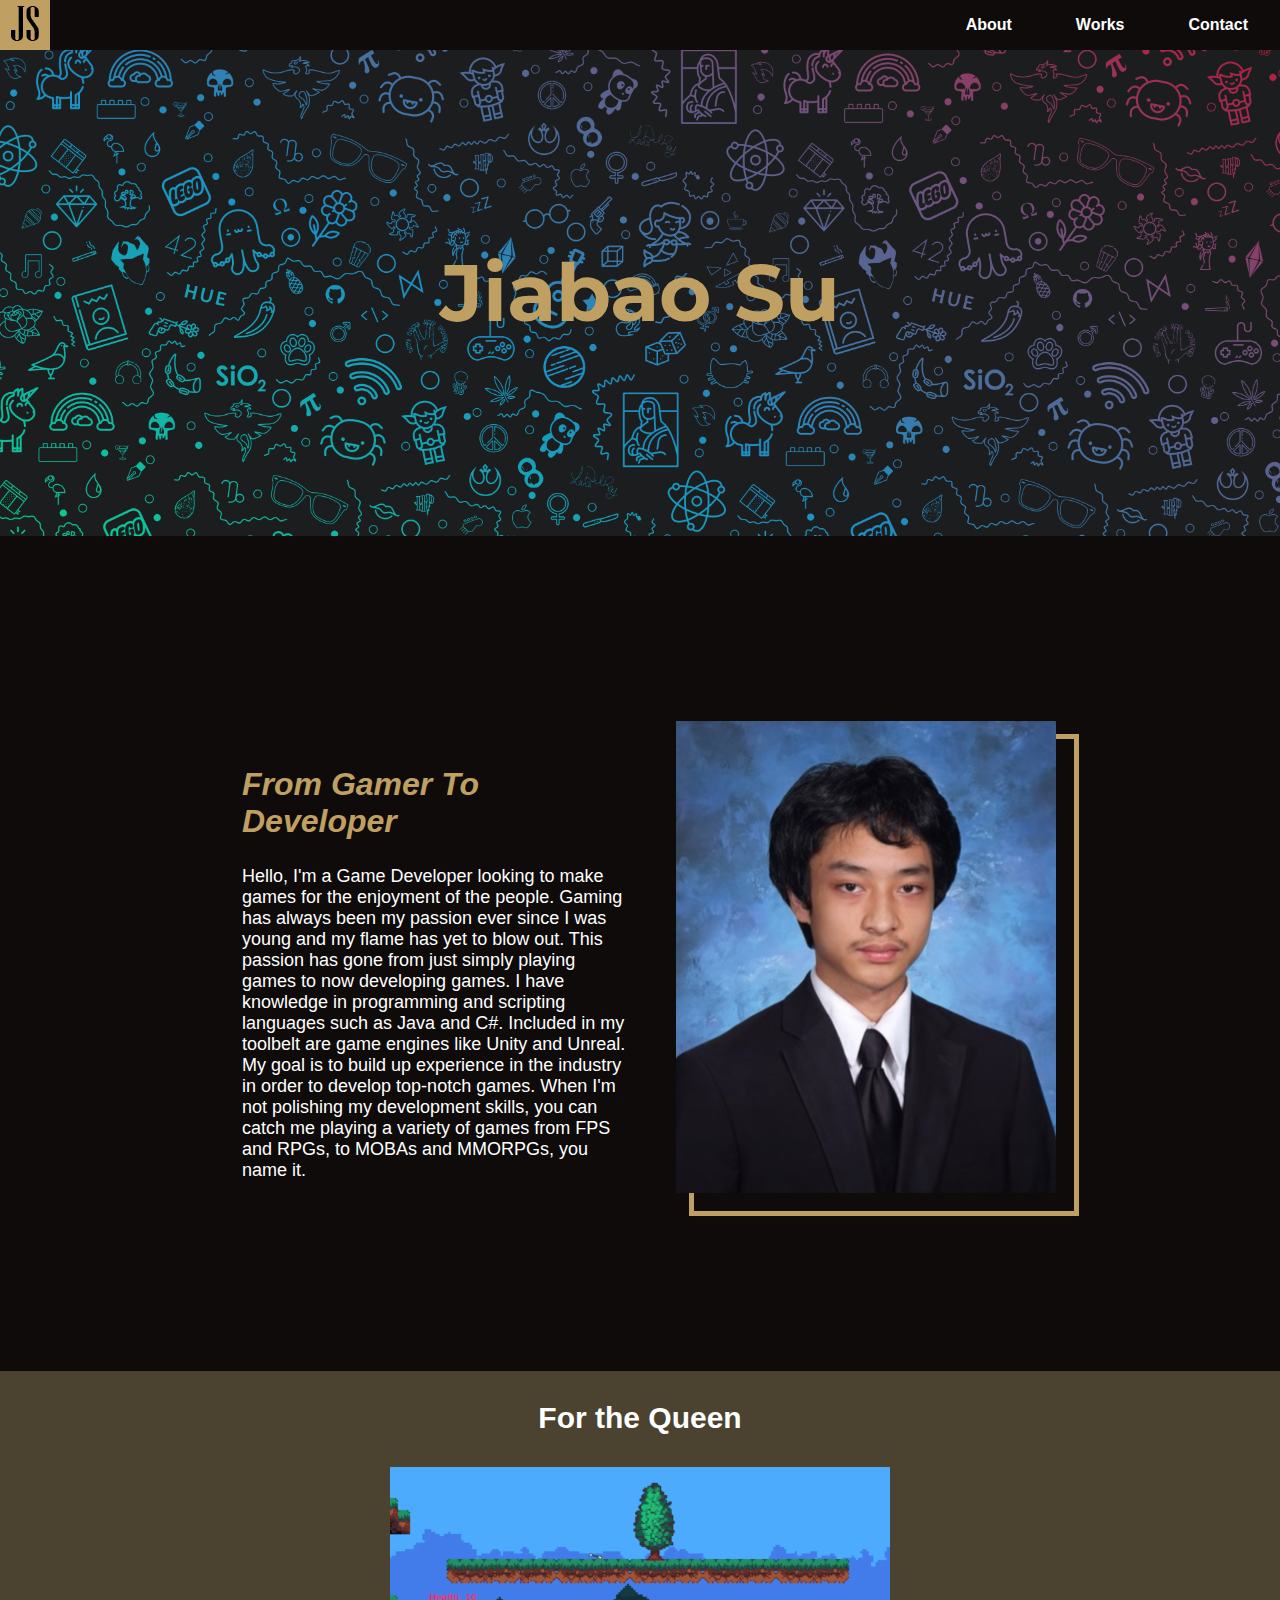
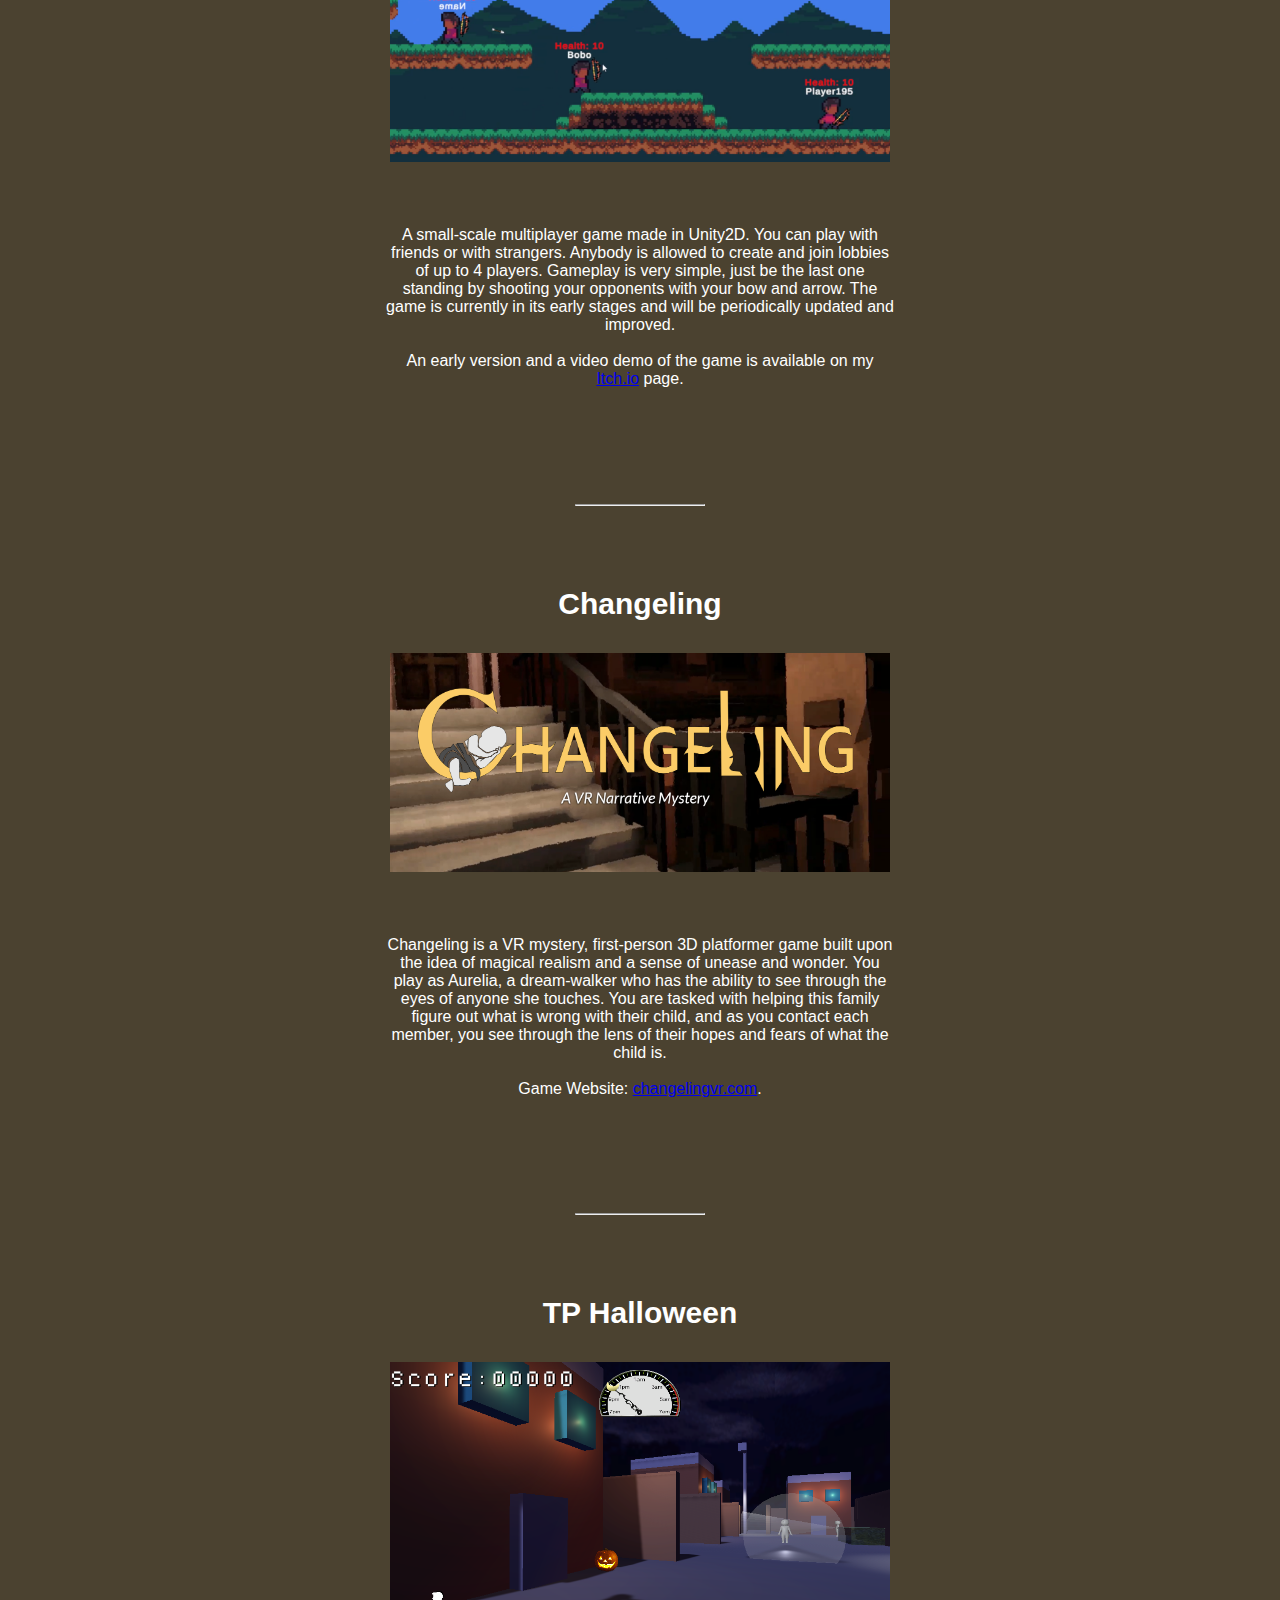
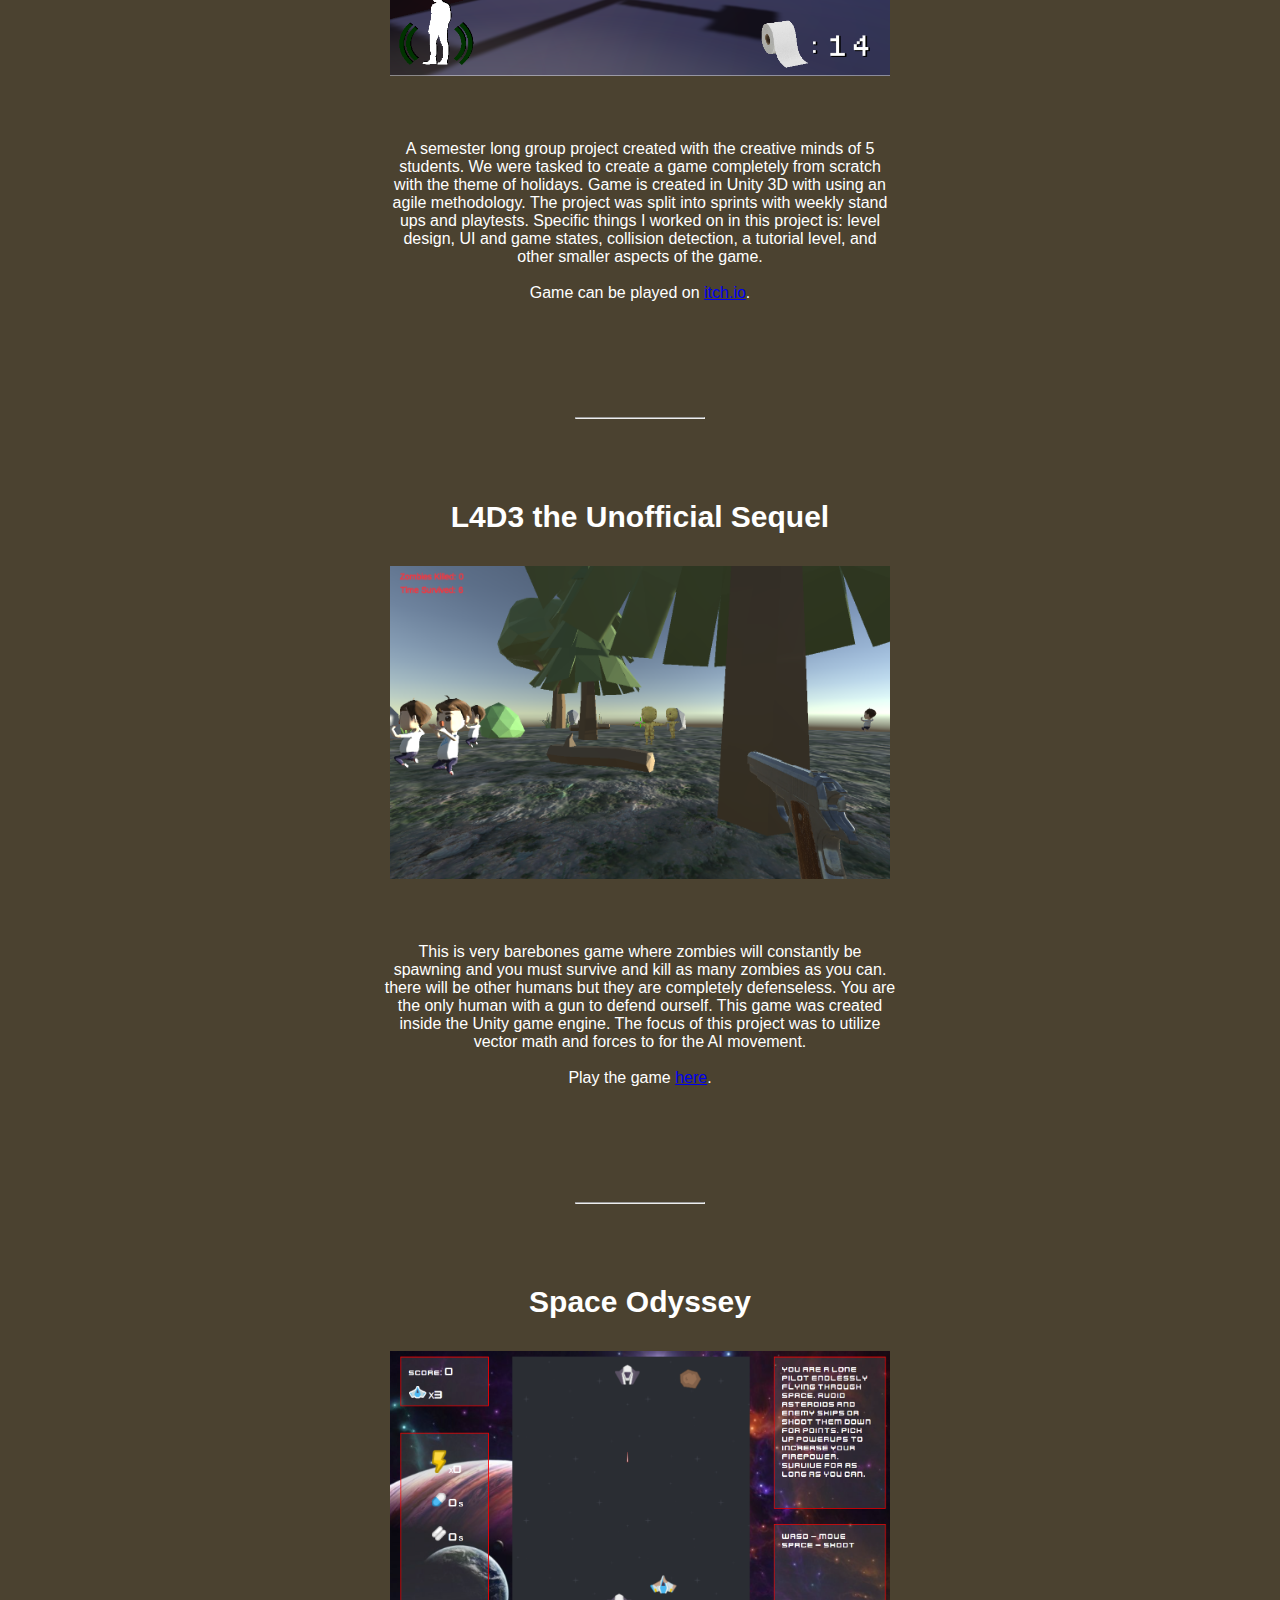
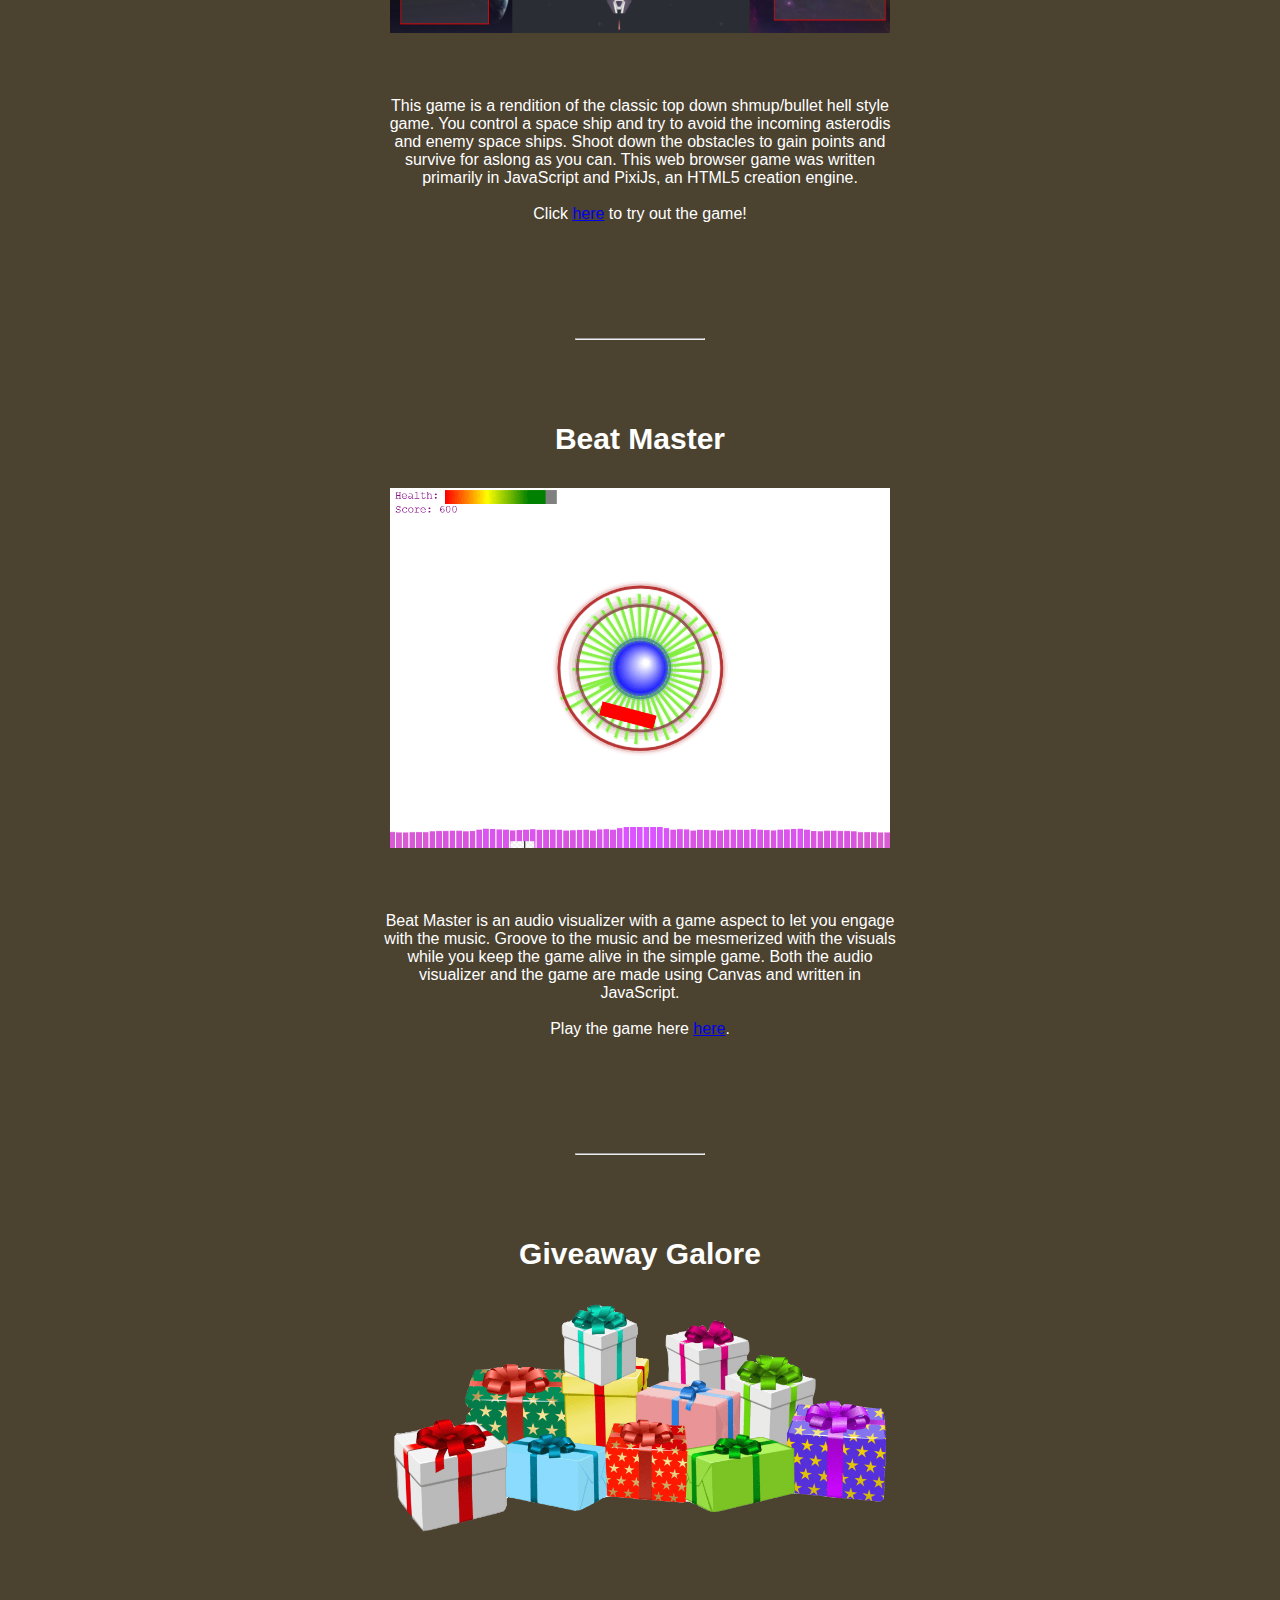
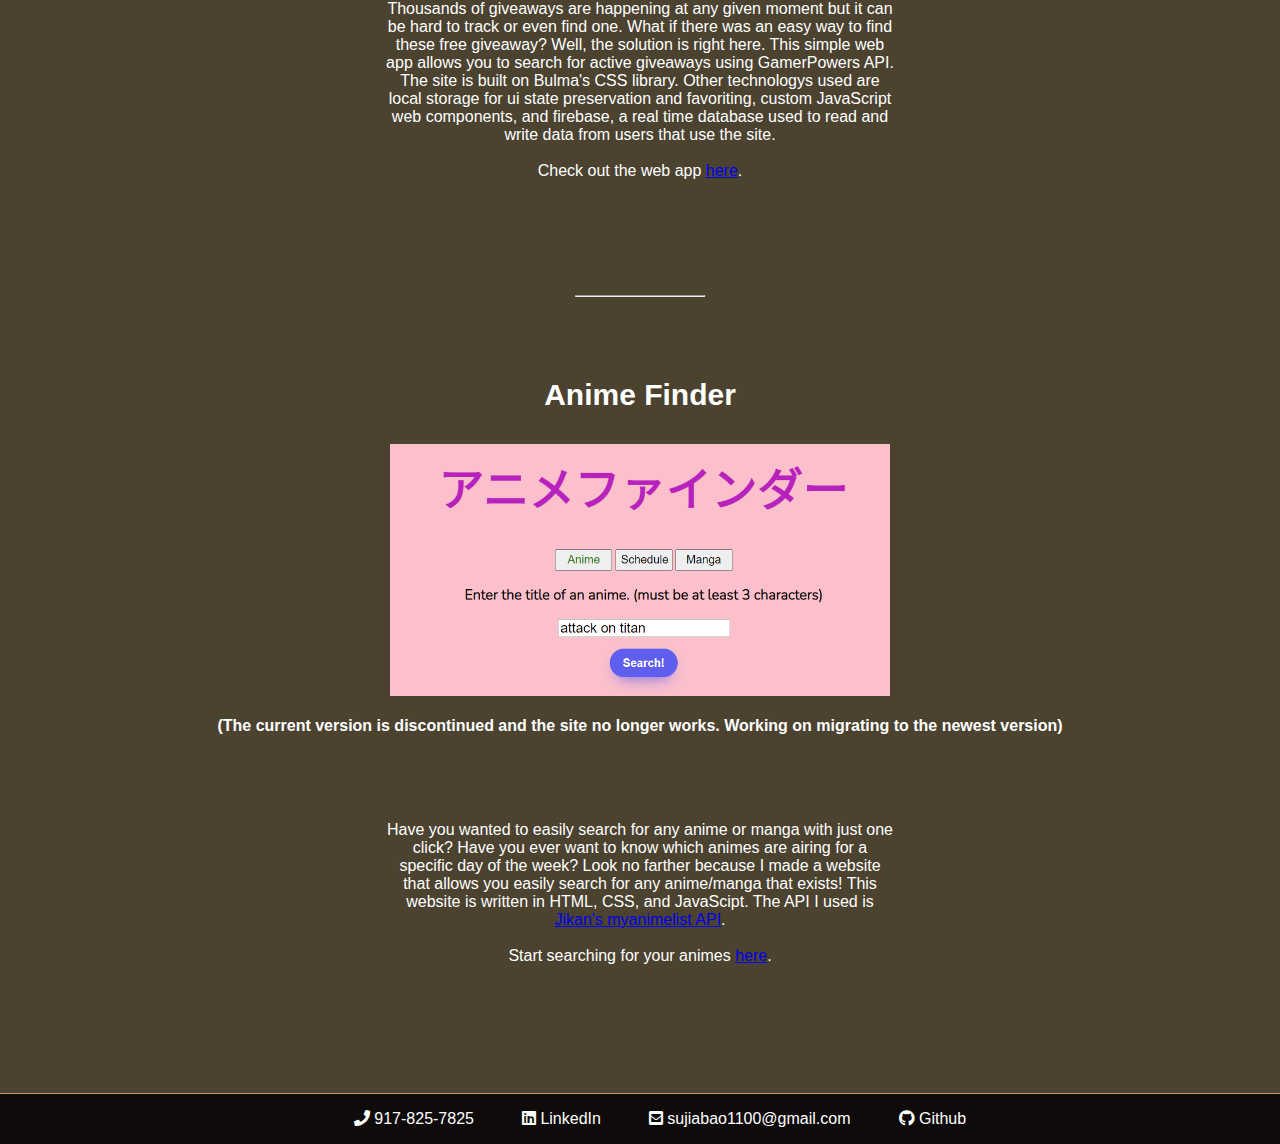
<file: docs/index.html>
<!DOCTYPE html>
<html lang="en">
<head>
    <meta charset="UTF-8">
    <meta name="viewport" content="width=device-width, initial-scale=1.0">
    <title>Jiabao Su's Portfolio</title>
    <link rel="preconnect" href="https://fonts.googleAPIs.com">
    <link rel="preconnect" href="https://fonts.gstatic.com" crossorigin>
    <link href="https://fonts.googleAPIs.com/css2?family=Montserrat:ital,wght@1,600&display=swap" rel="stylesheet">
    <link rel="stylesheet" href="https://cdnjs.cloudflare.com/ajax/libs/font-awesome/5.15.4/css/all.min.css" integrity="sha512-1ycn6IcaQQ40/MKBW2W4Rhis/DbILU74C1vSrLJxCq57o941Ym01SwNsOMqvEBFlcgUa6xLiPY/NS5R+E6ztJQ==" crossorigin="anonymous" referrerpolicy="no-referrer" />
    <link rel="stylesheet" href="css/styles.css">
</head>

<body>

    <nav>
        <img id="logo" src="media/icon.png" alt="logo">
        <ul id="navbar" class="lists">
            <li class="navfill"> <a class="noline fill-link" href="#aboutme">About</a> </li> 
            <li class="navfill"> <a class="noline fill-link" href="#work">Works</a> </li> 
            <li class="navfill"> <a class="noline fill-link" href="#contacts">Contact</a> </li>           
        </ul>

    </nav>

    <header>
        <h1 id="name">Jiabao Su</h1>
    </header>

    <section id="aboutme" class="margin">
        <div id="aboutme-container">
            <h2>From Gamer To Developer</h2>
            <p>Hello, I'm a Game Developer looking to make games for the enjoyment of the people. Gaming has always been my passion ever since I was young and my flame has yet to blow out. This passion has gone from just simply playing games to now developing games. I have knowledge in programming and scripting languages such as Java and C#. Included in my toolbelt are game engines like Unity and Unreal. My goal is to build up experience in the industry in order to develop top-notch games. When I'm not polishing my development skills, you can catch me playing a variety of games from FPS and RPGs, to MOBAs and MMORPGs, you name it. </p>
        </div>
        <div id="portrait"><img id="photo" src="media/me-in-suit.png" alt="placeholder"></div>
        
    </section>

    <section id="work" class="margin">
        <div class="projects" id="project9">
            <h3>For the Queen</h3>
            <img class="projectimgs" src="media/ftqdemo.PNG" alt="placeholder">
            <p class="projectdescriptions"> A small-scale multiplayer game made in Unity2D. You can play with friends or with strangers.
                Anybody is allowed to create and join lobbies of up to 4 players. Gameplay is very simple, just be the last one standing by
                shooting your opponents with your bow and arrow. The game is currently in its early stages and will be periodically updated and improved.
            <br><br>
            An early version and a video demo of the game is available on my <a href="https://repulsivedragons.itch.io/for-the-queen" class="projectLinks">Itch.io</a> page.
            </p>
        </div>

        <hr class="linebreaksmall">
        <div class="projects" id="project8">
            <h3>Changeling</h3>
            <img class="projectimgs" src="media/changelingvr.png" alt="changeling title">
            <p class="projectdescriptions"> Changeling is a VR mystery, first-person 3D platformer game built upon 
                the idea of magical realism and a sense of unease and wonder. You play as Aurelia, a dream-walker 
                who has the ability to see through the eyes of anyone she touches. You are tasked with helping this 
                family figure out what is wrong with their child, and as you contact each member, you see through 
                the lens of their hopes and fears of what the child is.
            <br><br>
                Game Website: <a href="https://www.changelingvr.com" class="projectLinks">changelingvr.com</a>.
            </p>
        </div>

        <hr class="linebreaksmall">
        <div class="projects" id="project7">
            <h3>TP Halloween</h3>
            <img class="projectimgs" src="media/tp_halloween.png" alt="placeholder">
            <p class="projectdescriptions"> A semester long group project created with the creative minds of 5 students. We were tasked to create a game completely from 
                scratch with the theme of holidays. Game is created in Unity 3D with using an agile methodology. The project was split into sprints with weekly stand ups 
                and playtests. Specific things I worked on in this project is: level design, UI and game states, collision detection, a tutorial level, and other smaller 
                aspects of the game.
            <br><br>
            Game can be played on <a href="https://troycorrington.itch.io/tp-halloween" class="projectLinks">itch.io</a>.
            </p>
        </div>

        <hr class="linebreaksmall">
        <div class="projects" id="project2" >
            <h3>L4D3 the Unofficial Sequel</h3>
            <img class="projectimgs" src="media/lfd3_big.png" alt="L4D3">
            <p class="projectdescriptions">This is very barebones game where zombies will constantly be spawning and you must survive and kill as many zombies as you can. 
                there will be other humans but they are completely defenseless. You are the only human with a gun to defend ourself. This game was created inside the Unity game engine. 
                The focus of this project was to utilize vector math and forces to for the AI movement.
                <br><br>
                Play the game <a href="https://igme-202-2211.github.io/project-3-RepulsiveDragons/" class="projectLinks">here</a>.
            </p>

        </div>

        <hr class="linebreaksmall">
        <div class="projects" id="project1">
            <h3>Space Odyssey</h3>
            <img class="projectimgs" src="media/space_odyssey_big.png" alt="Space Odyssey">
            <p class="projectdescriptions">This game is a rendition of the classic top down shmup/bullet hell style game. You control a space ship and try to avoid the incoming 
                asterodis and enemy space ships. Shoot down the obstacles to gain points and survive for aslong as you can. This web browser game was written primarily in JavaScript 
                and PixiJs, an HTML5 creation engine. 
                <br><br>
                Click <a href="https://repulsivedragons.github.io/Space-Odyssey/" class="projectLinks">here</a> to try out the game!
            </p>
        </div>

        <hr class="linebreaksmall">
        <div class="projects" id="project6">
            <h3>Beat Master</h3>
            <img class="projectimgs" src="media/beatmaster.png" alt="placeholder">
            <p class="projectdescriptions"> Beat Master is an audio visualizer with a game aspect to let you engage with the music. Groove to the music 
                and be mesmerized with the visuals while you keep the game alive in the simple game. Both the audio visualizer and the game are made using
                Canvas and written in JavaScript.
            <br><br>
            Play the game here <a href="https://repulsivedragons.github.io/Beat-Master/" class="projectLinks">here</a>.
            </p>
        </div>

        <hr class="linebreaksmall">
        <div class="projects" id="project4">
            <h3>Giveaway Galore</h3>
            <img class="projectimgs" src="media/gift-boxes-transparent-compressed.png" alt="placeholder">
            <p class="projectdescriptions"> Thousands of giveaways are happening at any given moment but it can be hard to track or even find one. What if there was
            an easy way to find these free giveaway? Well, the solution is right here. This simple web app allows you to search for active giveaways using GamerPowers API.
            The site is built on Bulma's CSS library. Other technologys used are local storage for ui state preservation and favoriting, custom JavaScript web components, and 
            firebase, a real time database used to read and write data from users that use the site.
            <br><br>
            Check out the web app <a href="https://repulsivedragons.github.io/Giveaway-Galore/index.html" class="projectLinks">here</a>.
            </p>
        </div>

        <hr class="linebreaksmall">
        <div class="projects" id="project3">
            <h3>Anime Finder</h3>
            <img class="projectimgs" src="media/anime_finder_big.png" alt="placeholder">
            <h4>(The current version is discontinued and the site no longer works. Working on migrating to the newest version)</h4>
            <p class="projectdescriptions">Have you wanted to easily search for any anime or manga with just one click? Have you ever want to know which animes are airing for a specific day of the week?
            Look no farther because I made a website that allows you easily search for any anime/manga that exists! This website is written in HTML, CSS, and JavaScipt. The API I used is <a href="https://jikan.docs.apiary.io/#" class="projectLinks">Jikan's myanimelist API</a>. 
            <br><br>
            Start searching for your animes <a href="https://people.rit.edu/js9452/235/project2/project2.html" class="projectLinks">here</a>.
            </p>
        </div>

    </section>
    
    
    <footer>
        <ul id="contacts" class="lists">
            <li><i class="fas fa-phone"></i> 917-825-7825</li>
            <li><a class="noline" href="https://www.linkedin.com/in/jiabao-su-1060701b5/" target="_blank" rel="noopener noreferrer"><i class="fab fa-linkedin"></i> LinkedIn</a></li>
            <li><a class="noline" href="mailto:jsu9709@gmail.com"><i class="fas fa-envelope-square"></i> sujiabao1100@gmail.com</a></li>
            <li><a class="noline" href="https://github.com/RepulsiveDragons" target="_blank" rel="noopener noreferrer"><i class="fab fa-github"></i> Github</a></li>
        </ul>
    </footer>
</body>
</html>
</file>
<file: docs/css/styles.css>
html{
    scroll-behavior: smooth;
}

body{
    display: flex;
    flex-direction: column;
    margin: 0;
    background-color:#0e0b0a;
    font-family: helvetica, sans-serif;
    color: white;
}

h3{
    margin-bottom: 2rem;
    font-size: 30px;
    color: white;
}
#navbar{
    display: flex;
    float: right;
    margin-top: 0;
    margin-bottom: 0;
    font-weight: bolder;
    
}

.navfill
{
    padding: 1rem 0;
}

.fill-link
{
    padding: 2rem 2rem;
}
#logo
{
    display: block;
    float: left;
}

header
{
    text-align: center;
    background-color:rgba(17, 17, 85, 0.795);
    background-image: url("../media/minimalistic.png");
    background-size: cover;
    padding: 11% 0;
    font-family: 'montserrat', Helvetica, sans-serif;
    color:#c0a062;
}
#name
{
    font-size: 5rem;
}
#tagline
{
    font-size: 20px;
}
#aboutme
{
    display: flex;
    justify-content: center;
    padding-top: 2rem;
    font-size: 18px;   
}

h2
{
    font-style: oblique;
    font-size: 2rem;
    color: #c0a062;
}
#aboutme-container
{
    flex-basis: 30%;
    padding: 1em;
}
#portrait
{
    margin-left: 2rem;
}
#photo
{
    max-width: 100%;
    height: auto;
    box-shadow: 1em 1em 0 0 #0e0b0a, 1em 1em 0 5px #c0a062;
}

/*
#portrait::before
{
    content: "";
    border: 1px solid #c0a062;
    position: absolute;
    width: 390px;
    height: 480px;
    top: 980px;
    right: 340px;
    z-index: 2;
} */

#gallery
{
    display:flex;
    text-align: center;
    justify-content:space-evenly;
}

.galleryitems 
{
    padding: 1px 2rem 1rem 2rem;
    background-color: rgba(128, 128, 128, 0.123);
}
.galleryimgs{
    width: 200px;
    height: 200px;
}

#work
{
    text-align: center;
    background-color: #4b4230;
}

.margin
{
    margin-top: 12%;
}

.projects
{
    display: flex;
    flex-direction: column;
    
}
.projectdescriptions
{
    padding-left: 30%;
    padding-right: 30%;
    margin: 4rem 0;
}
.projectimgs
{
    display:block;
    margin-left: auto;
    margin-right: auto;
    max-width: 500px;
    max-height: 400px;
}

iframe
{
    width: 500px;
    height: 350px;
}

#project3
{
    margin-bottom: 5%;
}

footer
{
    border-top:thin solid #c0a062;
}
#contacts
{
    display: flex;
    justify-content: center;
    column-gap: 3rem;
    flex-wrap: wrap;
}
.lists  
{
    display: flex;
    list-style: none;
}

.noline
{
    text-decoration: none;
    color: white;
}

.navfill:hover
{
    background-color: rgba(128, 128, 128, 0.164);
}

.linebreak
{
    margin-top: 12%;
    background-color: #c0a062;
    width:30%;
}

.linebreaksmall
{
    background-color: black;
    width:10%;
    margin-top: 4%;
    margin-bottom: 4%;
}
/*
#documentation
{
    color: white;
}
#documentation:visited
{
    color: gray;
}*/


@media screen and (max-width:850px)
{
    #aboutme
    {
        flex-direction: column;
        text-align: left;
    }
    
    #portrait, #photo
    {
        max-width: 80%;
        height: auto;
        margin-left: auto;
        margin-right: auto;
    }
    #aboutme-container
    {
        padding-left: 20%;
        padding-right: 20%;
        font-size: 14px;
    }

    #gallery
    {
        flex-direction: column;
        margin-left: 20%;
        margin-right: 20%;
        row-gap: 20px;
    }
    .galleryimgs
    {
        max-width: 100%;
        height: auto;
    }

    .projectimgs
    {
        max-width: 80%;
        height: auto;
    }

    .projectdescriptions
    {
        padding-left: 20%;
        padding-right: 20%;
        font-size: 14px;
    }
    
    iframe
    {
        max-width: 80%;
        height: auto;
    }
}

@media screen and (max-width:436px)
{
    #navbar
    {
        float: none;
        font-size: smaller;
        justify-content: center;
        margin-right: 30px;
        clear: left;
        
    }
    .navfill
    {
        padding: 1rem 1rem;
    }

    #logo
    {
        margin-left: 43%;
        margin-right: 50%;
    }
    #name
    {
        font-size: 3rem;
    }
    #tagline
    {
        font-size: 15px;
    }
    .projectdescriptions
    {
        padding-left: 10%;
        padding-right: 10%;
        font-size: 13px;
    }
    footer
    {
        font-size: 10px;
    }
    #contacts
    {
        margin-right: 36px;
        column-gap: 1rem;
        font-size: 12px;
    }
}
</file>
